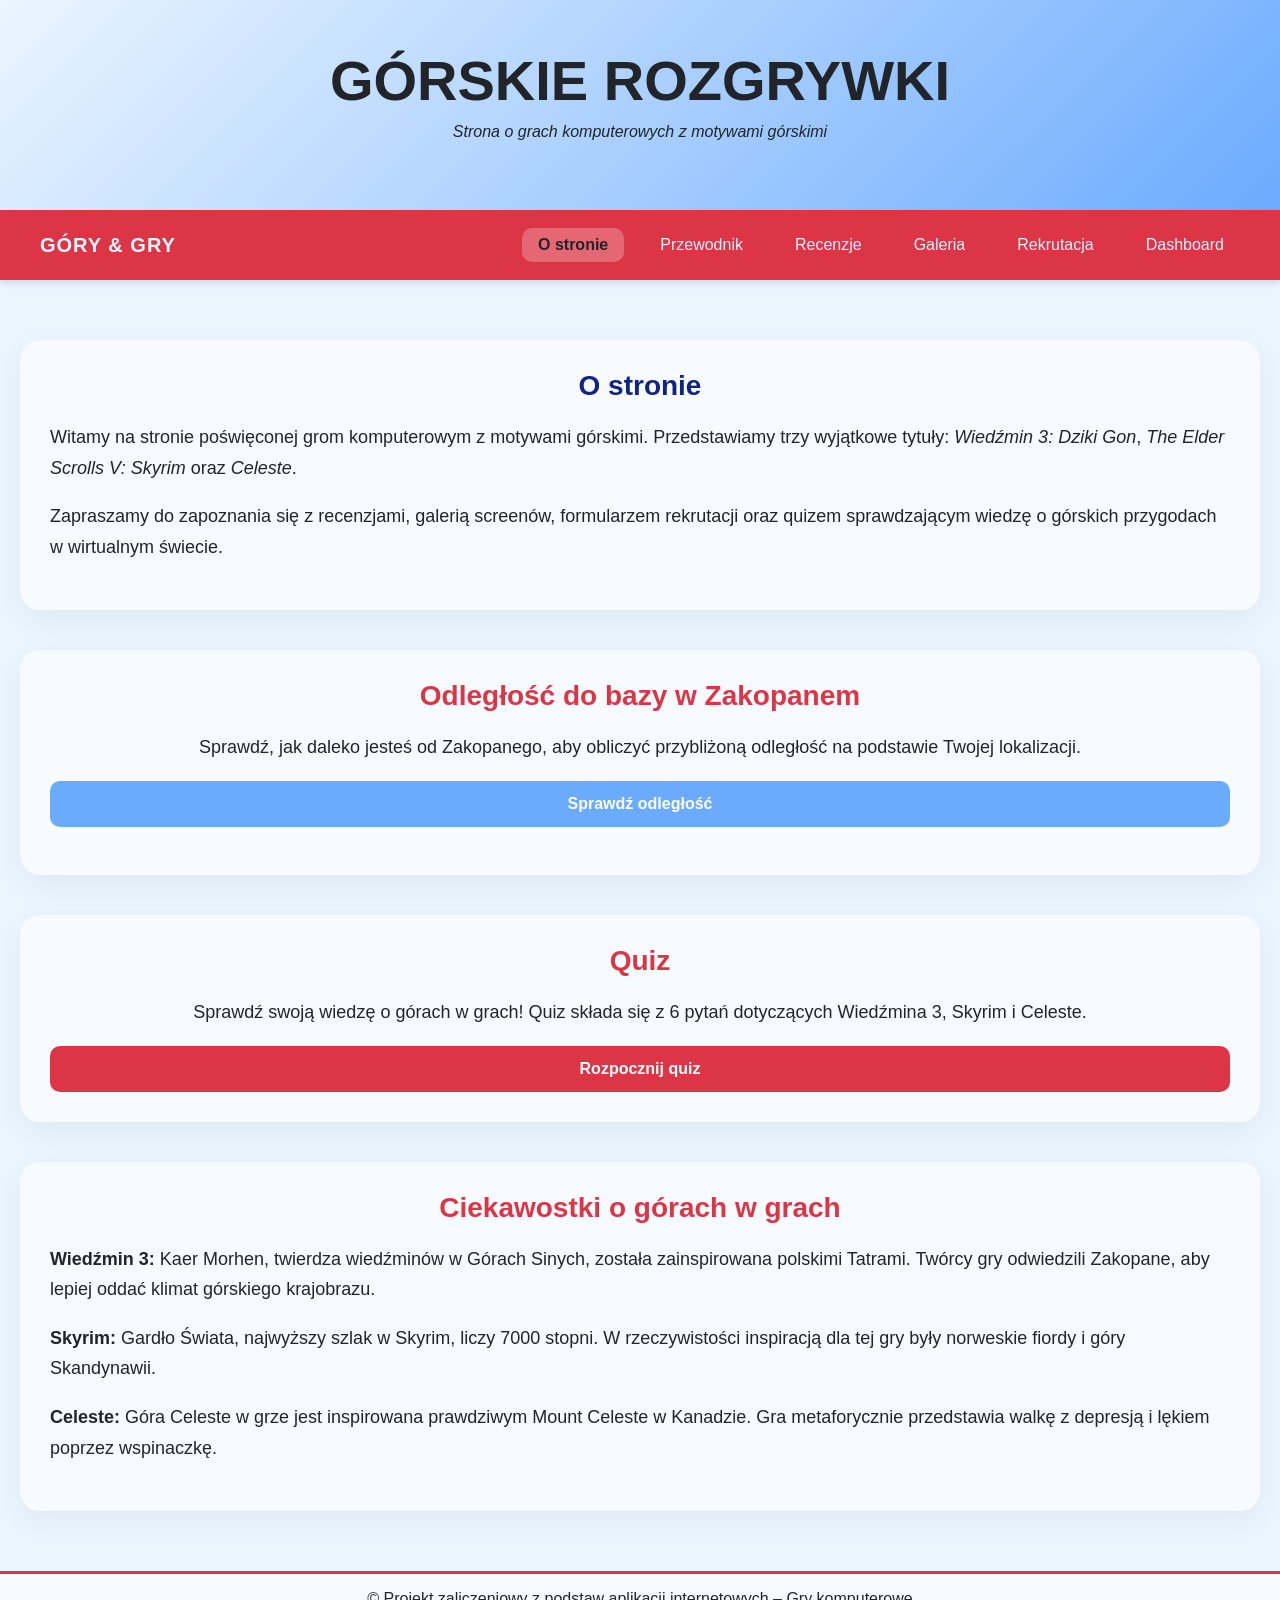
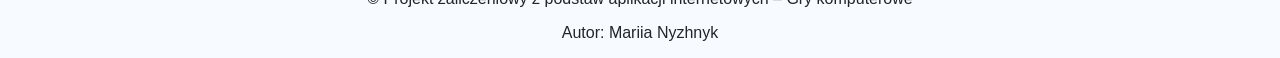
<file: SecondYear/projekt_gry_komputerowe/index.html>
﻿<!-- Mariia Nyzhnyk 104073, ocena 5-->

<!-- zLab1cz1: Struktura dokumentu HTML5 i sekcja nagłówkowa head -->
<!DOCTYPE html>
<html lang="pl">

<head>
    <meta charset="UTF-8">
    <meta name="viewport" content="width=device-width, initial-scale=1.0">
    <title>Górskie Rozgrywki - Strona Główna</title>
    <!-- zLab2: Link do pliku CSS -->
    <link rel="stylesheet" href="css/common.css">
    <link rel="stylesheet" href="css/style.css">
</head>

<body>

    <!-- zLab5: nagłówek z użyciem selektora header -->
    <header>
        <h1>Górskie Rozgrywki</h1>
        <p>Strona o grach komputerowych z motywami górskimi</p>
    </header>

    <!-- zLab5: Pasek menu nawigacyjnego -->
    <nav class="navbar">
        <!-- zLab3: Kontener logotypu w menu -->
        <div class="navbar-logo">GÓRY & GRY</div>
        <button class="navbar-toggle" id="navbarToggle" aria-label="Otwórz menu">
            <span></span><span></span><span></span>
        </button>
        <ul class="navbar-menu" id="navbarMenu">
            <li><a href="index.html" class="active">O stronie</a></li>
            <li><a href="info.html">Przewodnik</a></li>
            <li><a href="reviews.html">Recenzje</a></li>
            <li><a href="gallery.html">Galeria</a></li>
            <li><a href="rekrutacja.html">Rekrutacja</a></li>
            <li><a href="dashboard.html">Dashboard</a></li>
        </ul>
    </nav>

    <!-- zLab5: Główny kontener z sekcjami - opis strony, geolokalizacja, quiz -->
    <main>
        <!-- zLab2: Panel sekcji z opisem strony -->
        <section class="section-panel section-panel--intro">
            <h2>O stronie</h2>
            <p>
                Witamy na stronie poświęconej grom komputerowym z motywami górskimi.
                Przedstawiamy trzy wyjątkowe tytuły: <em>Wiedźmin 3: Dziki Gon</em>,
                <em>The Elder Scrolls V: Skyrim</em> oraz <em>Celeste</em>.
            </p>
            <p>
                Zapraszamy do zapoznania się z recenzjami, galerią screenów, formularzem rekrutacji
                oraz quizem sprawdzającym wiedzę o górskich przygodach w wirtualnym świecie.
            </p>
        </section>

        <!-- zLab11cz2: Sekcja geolokalizacji z przyciskiem i wynikiem -->
        <section class="section-panel section-panel--geo">
            <h2>Odległość do bazy w Zakopanem</h2>
            <p>
                Sprawdź, jak daleko jesteś od Zakopanego,
                aby obliczyć przybliżoną odległość na podstawie Twojej lokalizacji.
            </p>
            <button type="button" id="geoBtn" class="action-btn">Sprawdź odległość</button>
            <p id="geoResult" class="geo-text"></p>
        </section>

        <!-- zLab7: Kontener quizu SPA -->
        <section class="section-panel section-panel--quiz" id="quiz-container">
            <div id="start-screen">
                <h2>Quiz</h2>
                <p>
                    Sprawdź swoją wiedzę o górach w grach! Quiz składa się z 6 pytań
                    dotyczących Wiedźmina 3, Skyrim i Celeste.
                </p>
                <button type="button" id="start-btn" class="quiz-btn">Rozpocznij quiz</button>
            </div>
        </section>

        <!-- zLab2: Panel sekcji z ciekawostkami -->
        <section class="section-panel">
            <h2>Ciekawostki o górach w grach</h2>
            <p>
                <strong>Wiedźmin 3:</strong> Kaer Morhen, twierdza wiedźminów w Górach Sinych,
                została zainspirowana polskimi Tatrami. Twórcy gry odwiedzili Zakopane, aby lepiej oddać klimat
                górskiego krajobrazu.
            </p>
            <p>
                <strong>Skyrim:</strong> Gardło Świata, najwyższy szlak w Skyrim, liczy 7000 stopni.
                W rzeczywistości inspiracją dla tej gry były norweskie fiordy i góry Skandynawii.
            </p>
            <p>
                <strong>Celeste:</strong> Góra Celeste w grze jest inspirowana prawdziwym Mount Celeste
                w Kanadzie. Gra metaforycznie przedstawia walkę z depresją i lękiem poprzez wspinaczkę.
            </p>
        </section>
    </main>

    <!-- zLab5: stopka z użyciem selektora footer -->
    <footer>
        <p>&copy; Projekt zaliczeniowy z podstaw aplikacji internetowych – Gry komputerowe</p>
        <p>Autor: Mariia Nyzhnyk</p>
    </footer>

    <!-- zLab6: Dołączenie skryptów JS -->
    <script src="js/script.js"></script>
    <script src="js/geo.js"></script>
    <script src="js/quiz.js"></script>
</body>

</html>
</file>
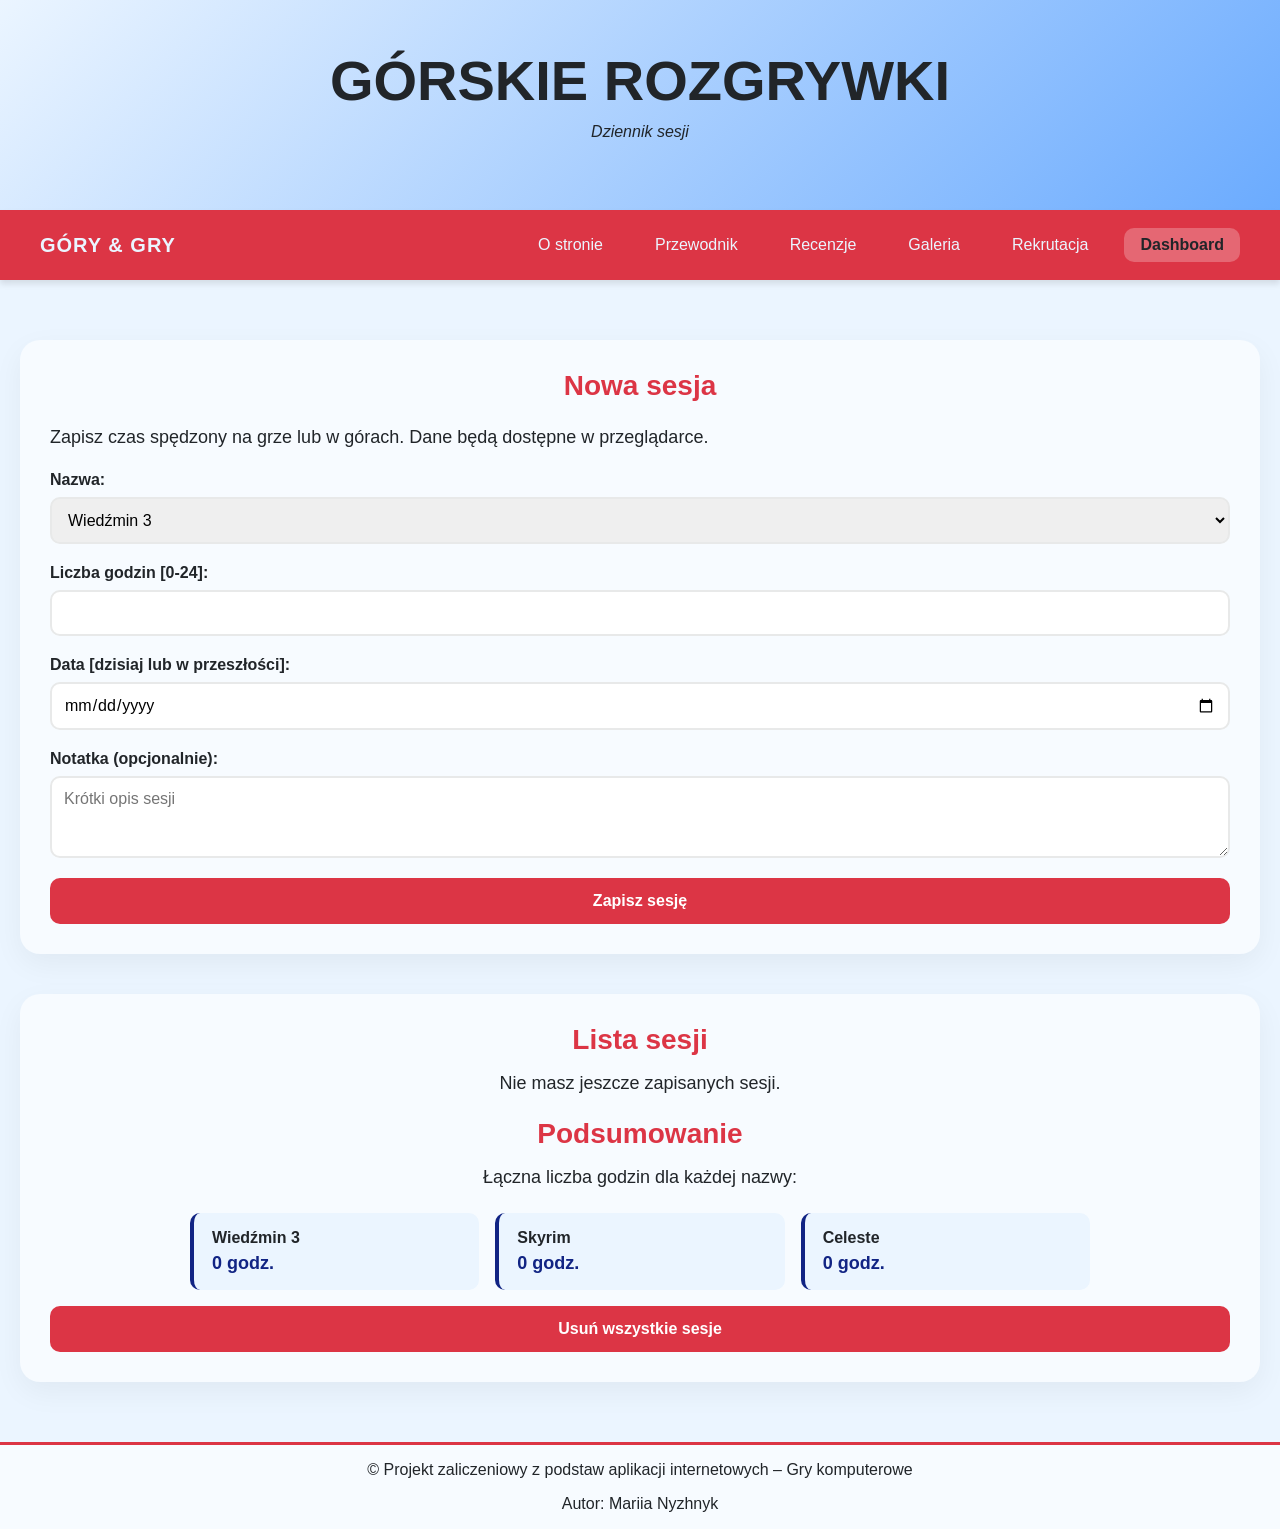
<file: SecondYear/projekt_gry_komputerowe/dashboard.html>
<!-- zLab1cz1: Struktura dokumentu HTML5 – dashboard sesji -->
<!DOCTYPE html>
<html lang="pl">

<head>
    <meta charset="UTF-8">
    <meta name="viewport" content="width=device-width, initial-scale=1.0">
    <title>Górskie Rozgrywki - Dashboard</title>
    <link rel="stylesheet" href="css/common.css">
    <link rel="stylesheet" href="css/style.css">
</head>

<body>
    <!-- zLab5: nagłówek z użyciem selektora header -->
    <header>
        <h1>Górskie Rozgrywki</h1>
        <p>Dziennik sesji</p>
    </header>

    <!-- zLab5: Pasek menu nawigacyjnego -->
    <nav class="navbar">
        <!-- zLab3: Kontener logotypu w menu -->
        <div class="navbar-logo">GÓRY & GRY</div>
        <button class="navbar-toggle" id="navbarToggle" aria-label="Otwórz menu">
            <span></span><span></span><span></span>
        </button>
        <ul class="navbar-menu" id="navbarMenu">
            <li><a href="index.html">O stronie</a></li>
            <li><a href="info.html">Przewodnik</a></li>
            <li><a href="reviews.html">Recenzje</a></li>
            <li><a href="gallery.html">Galeria</a></li>
            <li><a href="rekrutacja.html">Rekrutacja</a></li>
            <li><a href="dashboard.html" class="active">Dashboard</a></li>
        </ul>
    </nav>

    <!-- zLab5: Semantyczny główny kontener treści -->
    <main>
        <!-- zLab1cz2: Formularz dodawania sesji z polami tekstowymi, select, textarea -->
        <!-- zLab4: Typy HTML5 – number, date; atrybuty required, min, step -->
        <!-- zLab8: Walidacja po stronie klienta w js/dashboard.js -->
        <section class="section-panel">
            <h2 id="sessionFormTitle">Nowa sesja</h2>
            <p>Zapisz czas spędzony na grze lub w górach. Dane będą dostępne w przeglądarce.</p>

            <form id="sessionForm">
                <div class="form-group">
                    <label for="gameSelect">Nazwa:</label>
                    <select id="gameSelect" class="input-field">
                        <option value="Wiedźmin 3">Wiedźmin 3</option>
                        <option value="Skyrim">Skyrim</option>
                        <option value="Celeste">Celeste</option>
                        <option value="__other__">Inna gra lub rzeczywisty szlak</option>
                    </select>
                    <input id="gameOther" type="text" class="input-field mt-3 is-hidden" placeholder="Wpisz nazwę">
                </div>

                <div class="form-group">
                    <label for="hours">Liczba godzin [0-24]:</label>
                    <input id="hours" type="number" class="input-field" min="0" step="0.1" required>
                </div>

                <div class="form-group">
                    <label for="sessionDate">Data [dzisiaj lub w przeszłości]:</label>
                    <input id="sessionDate" type="date" class="input-field" required>
                </div>

                <div class="form-group">
                    <label for="notes">Notatka (opcjonalnie):</label>
                    <textarea id="notes" class="input-field" rows="3" placeholder="Krótki opis sesji"></textarea>
                </div>

                <div class="form-actions">
                    <button type="submit" id="sessionSubmitBtn" class="submit-btn">Zapisz sesję</button>
                    <button type="button" id="cancelEdit" class="action-btn is-hidden">Anuluj</button>
                </div>
            </form>
        </section>

        <!-- zLab2: Panel sekcji z tabelą sesji i podsumowaniem -->
        <section class="section-panel">
            <h2>Lista sesji</h2>
            <p id="sessionsEmpty" class="panel-note">Nie masz jeszcze zapisanych sesji.</p>

            <div class="table-responsive" id="tableWrapper">
                <table id="sessionsTable" class="table table-striped">
                    <thead>
                        <tr>
                            <th>Data</th>
                            <th>Nazwa</th>
                            <th>Godziny</th>
                            <th>Notatka</th>
                            <th>Akcje</th>
                        </tr>
                    </thead>
                    <tbody></tbody>
                </table>
            </div>

            <h2 class="subsection-title">Podsumowanie</h2>
            <p class="panel-note">Łączna liczba godzin dla każdej nazwy:</p>
            <div id="totals" class="totals-grid" aria-live="polite"></div>

            <div class="form-actions mt-3">
                <button type="button" id="clearAll" class="submit-btn">Usuń wszystkie sesje</button>
            </div>
        </section>
    </main>

    <!-- zLab5: stopka z użyciem selektora footer -->
    <footer>
        <p>&copy; Projekt zaliczeniowy z podstaw aplikacji internetowych – Gry komputerowe</p>
        <p>Autor: Mariia Nyzhnyk</p>
    </footer>

    <!-- zLab6: Dołączenie skryptów JS -->
    <script src="js/script.js"></script>
    <script src="js/dashboard.js"></script>
</body>

</html>
</file>
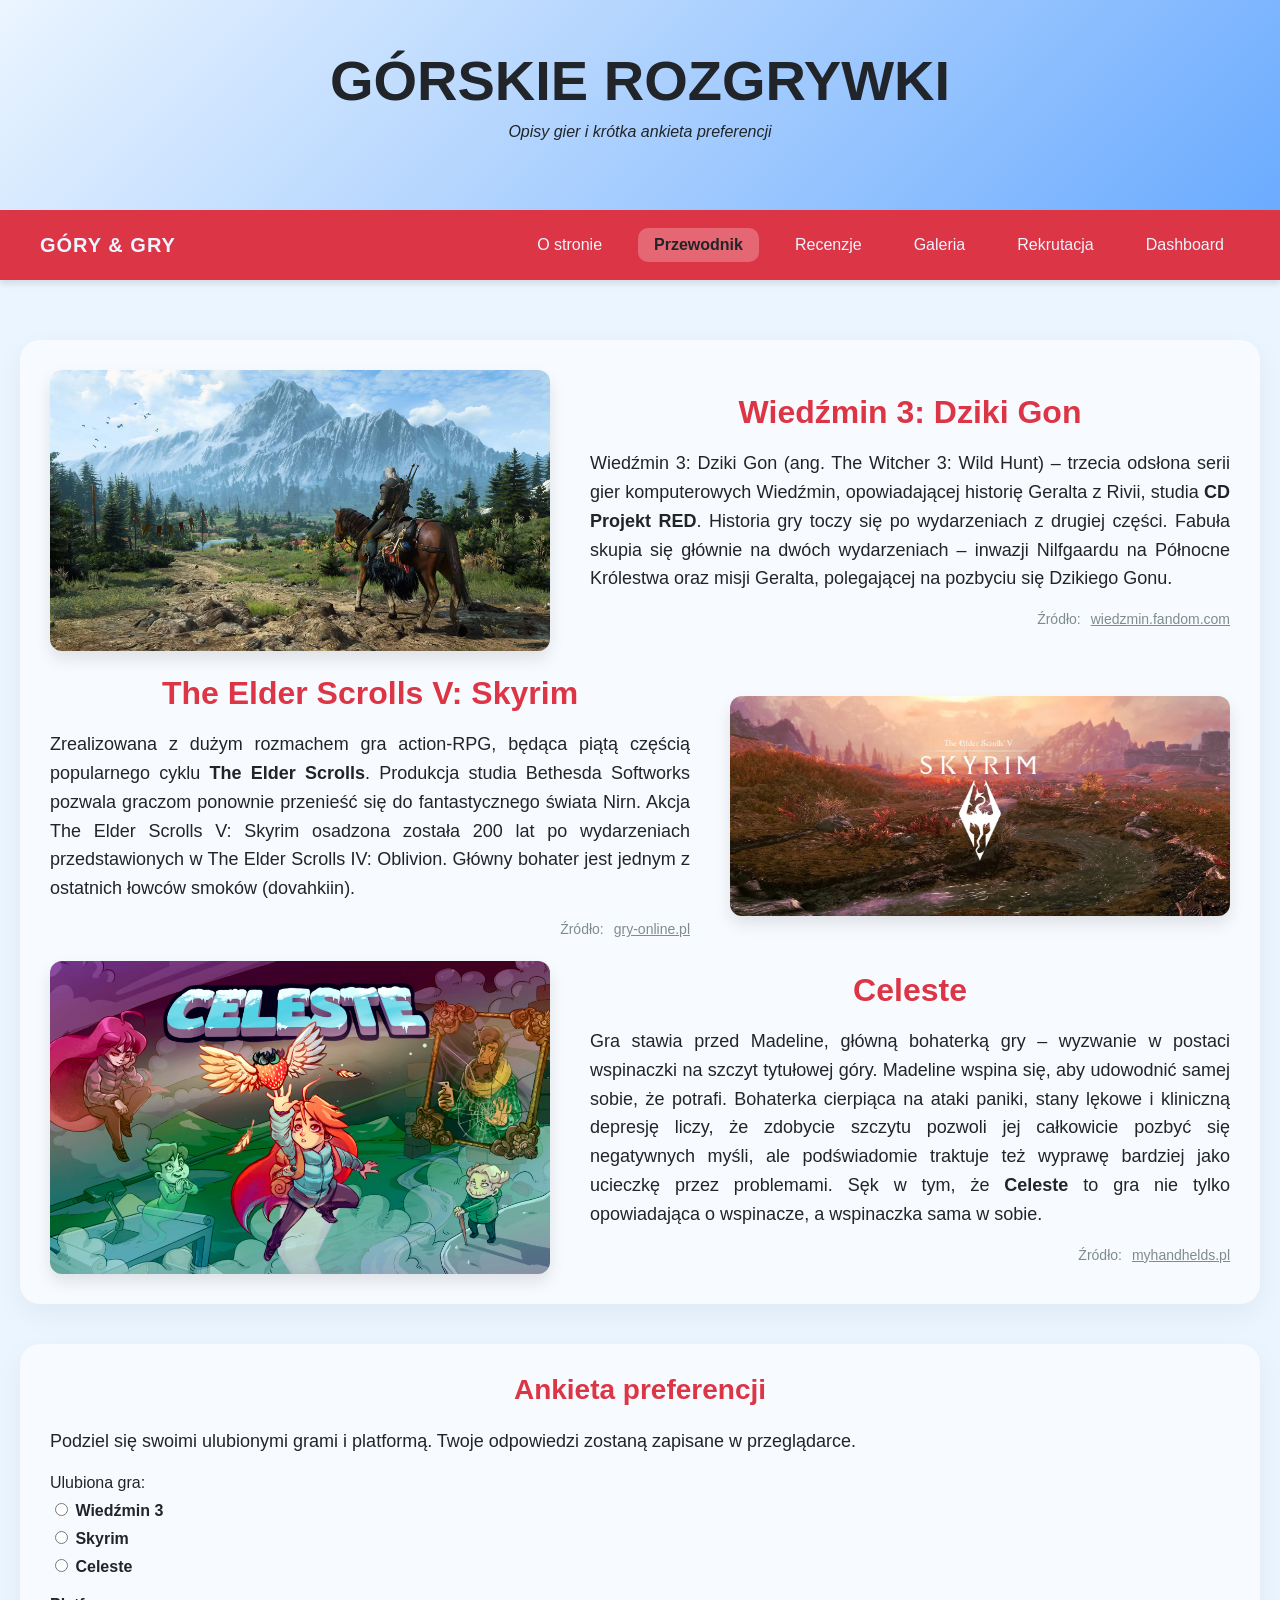
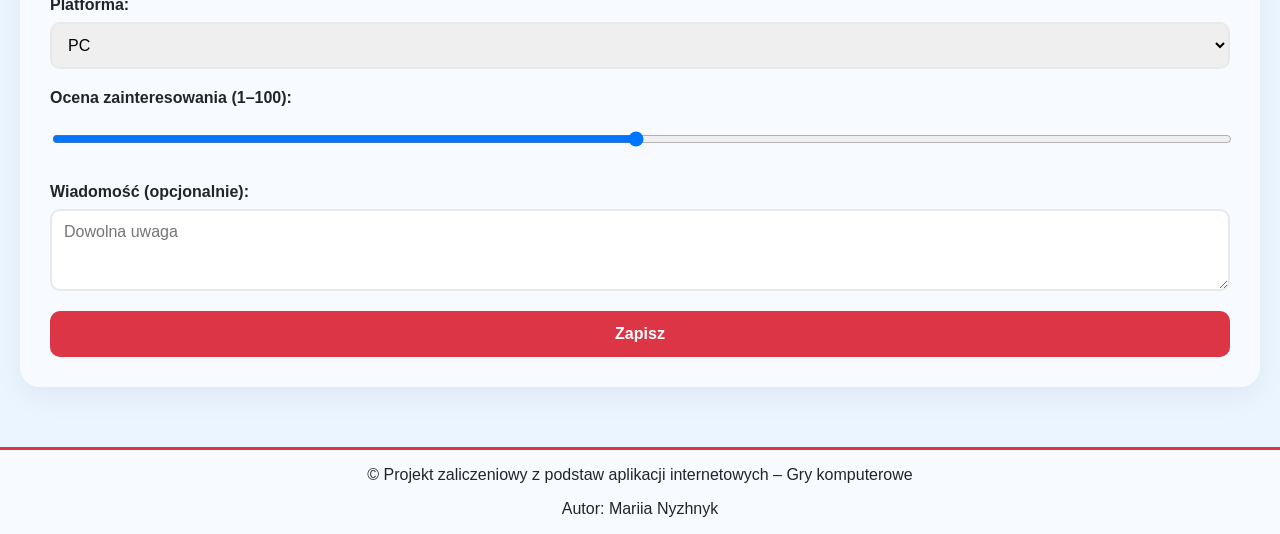
<file: SecondYear/projekt_gry_komputerowe/info.html>
<!-- zLab1cz1: Struktura dokumentu HTML5 i sekcja nagłówkowa head -->
<!DOCTYPE html>
<html lang="pl">
<head>
    <meta charset="UTF-8">
    <meta name="viewport" content="width=device-width, initial-scale=1.0">
    <title>Górskie Rozgrywki - Przewodnik</title>
    <!-- zLab2: Link do pliku CSS -->
    <link rel="stylesheet" href="css/common.css">
    <link rel="stylesheet" href="css/style.css">
</head>
<body>

    <!-- zLab5: nagłówek z użyciem selektora header -->
    <header>
        <h1>Górskie Rozgrywki</h1>
        <p>Opisy gier i krótka ankieta preferencji</p>
    </header>

    <!-- zLab5: Pasek menu nawigacyjnego -->
    <nav class="navbar">
        <!-- zLab3: Kontener logotypu w menu -->
        <div class="navbar-logo">GÓRY & GRY</div>
        <button class="navbar-toggle" id="navbarToggle" aria-label="Otwórz menu">
            <span></span><span></span><span></span>
        </button>
        <ul class="navbar-menu" id="navbarMenu">
            <li><a href="index.html">O stronie</a></li>
            <li><a href="info.html" class="active">Przewodnik</a></li>
            <li><a href="reviews.html">Recenzje</a></li>
            <li><a href="gallery.html">Galeria</a></li>
            <li><a href="rekrutacja.html">Rekrutacja</a></li>
            <li><a href="dashboard.html">Dashboard</a></li>
        </ul>
    </nav>

    <!-- zLab5: Główna kontener z sekcjami opisującymi gry -->
    <main>
        <!-- zLab3: Sekcja z opisem trzech gier – układ Flexbox -->
        <section class="section-panel section-panel--games">
            <div class="panel-item">
                <img src="img/wiedzmin1.webp" alt="Wiedźmin 3: Dziki Gon">
                <div class="panel-info">
                    <h2>Wiedźmin 3: Dziki Gon</h2>
                    <p>Wiedźmin 3: Dziki Gon (ang. The Witcher 3: Wild Hunt) – trzecia odsłona serii gier komputerowych
                        Wiedźmin, opowiadającej historię Geralta z Rivii, studia <strong>CD Projekt RED</strong>. Historia gry toczy się
                        po wydarzeniach z drugiej części. Fabuła skupia się głównie na dwóch wydarzeniach – inwazji
                        Nilfgaardu na Północne Królestwa oraz misji Geralta, polegającej na pozbyciu się Dzikiego Gonu.
                    </p>
                    <div class="panel-source">
                        <div>Źródło:</div>
                        <div>
                            <a href="https://wiedzmin.fandom.com/wiki/Wied%C5%BAmin_3:_Dziki_Gon"
                                target="_blank">wiedzmin.fandom.com</a>
                        </div>
                    </div>
                </div>
            </div>

            <div class="panel-item">
                <img src="img/skyrim1.webp" alt="The Elder Scrolls V: Skyrim">
                <div class="panel-info">
                    <h2>The Elder Scrolls V: Skyrim</h2>
                    <p>Zrealizowana z dużym rozmachem gra action-RPG, będąca piątą częścią popularnego cyklu <strong> The Elder
                        Scrolls</strong>. Produkcja studia Bethesda Softworks pozwala graczom ponownie przenieść się do
                        fantastycznego świata Nirn. Akcja The Elder Scrolls V: Skyrim osadzona została 200 lat po
                        wydarzeniach przedstawionych w The Elder Scrolls IV: Oblivion. Główny bohater jest jednym z
                        ostatnich łowców smoków (dovahkiin).</p>
                    <div class="panel-source">
                        <div>Źródło:</div>
                        <div>
                            <a href="https://www.gry-online.pl/gry/the-elder-scrolls-v-skyrim/z923d"
                                target="_blank">gry-online.pl</a>
                        </div>
                    </div>
                </div>
            </div>

            <div class="panel-item">
                <img src="img/celeste1.jpg" alt="Celeste">
                <div class="panel-info">
                    <h2>Celeste</h2>
                    <p>Gra stawia przed Madeline, główną bohaterką gry – wyzwanie w postaci wspinaczki na szczyt
                        tytułowej góry. Madeline wspina się, aby udowodnić samej sobie, że potrafi. Bohaterka cierpiąca
                        na ataki paniki, stany lękowe i kliniczną depresję liczy, że zdobycie szczytu pozwoli jej całkowicie
                        pozbyć się negatywnych myśli, ale podświadomie traktuje też wyprawę bardziej jako ucieczkę przez
                        problemami. Sęk w tym, że <strong>Celeste</strong> to gra nie tylko opowiadająca o wspinacze, a wspinaczka sama w
                        sobie.</p>
                    <div class="panel-source">
                        <div>Źródło:</div>
                        <div>
                            <a href="https://myhandhelds.pl/2020/03/09/celeste/" target="_blank">myhandhelds.pl</a>
                        </div>
                </div>
            </div>
        </section>

        <!-- zLab1cz2: Formularz ankiety preferencji -->
        <section class="section-panel">
            <h2>Ankieta preferencji</h2>
            <p>Podziel się swoimi ulubionymi grami i platformą. Twoje odpowiedzi zostaną zapisane w przeglądarce.</p>

            <form id="preferencesForm">
                <div class="form-group">
                    <span class="label-block">Ulubiona gra:</span>
                    <label><input type="radio" name="gameType" value="Wiedźmin 3" required> Wiedźmin 3</label>
                    <label><input type="radio" name="gameType" value="Skyrim"> Skyrim</label>
                    <label><input type="radio" name="gameType" value="Celeste"> Celeste</label>
                </div>

                <div class="form-group">
                    <label for="favPlatform">Platforma:</label>
                    <select id="favPlatform" class="input-field" required>
                        <option value="PC">PC</option>
                        <option value="PlayStation">PlayStation</option>
                        <option value="Xbox">Xbox</option>
                        <option value="Nintendo Switch">Nintendo Switch</option>
                    </select>
                </div>

                <div class="form-group">
                    <label for="hypeRange">Ocena zainteresowania (1–100):</label>
                    <input type="range" id="hypeRange" class="input-field" min="1" max="100" value="50">
                </div>

                <div class="form-group">
                    <label for="userMessage">Wiadomość (opcjonalnie):</label>
                    <textarea id="userMessage" class="input-field" rows="3" placeholder="Dowolna uwaga"></textarea>
                </div>

                <button type="submit" class="submit-btn">Zapisz</button>
            </form>

            <div id="surveyStatus"></div>
        </section>
    </main>

    <!-- zLab5: stopka z użyciem selektora footer -->
    <footer>
        <p>&copy; Projekt zaliczeniowy z podstaw aplikacji internetowych – Gry komputerowe</p>
        <p>Autor: Mariia Nyzhnyk</p>
    </footer>

    <!-- zLab6: Dołączenie skryptów JS -->
    <script src="js/script.js"></script>
    <script src="js/forms.js"></script>
</body>
</html>
</file>
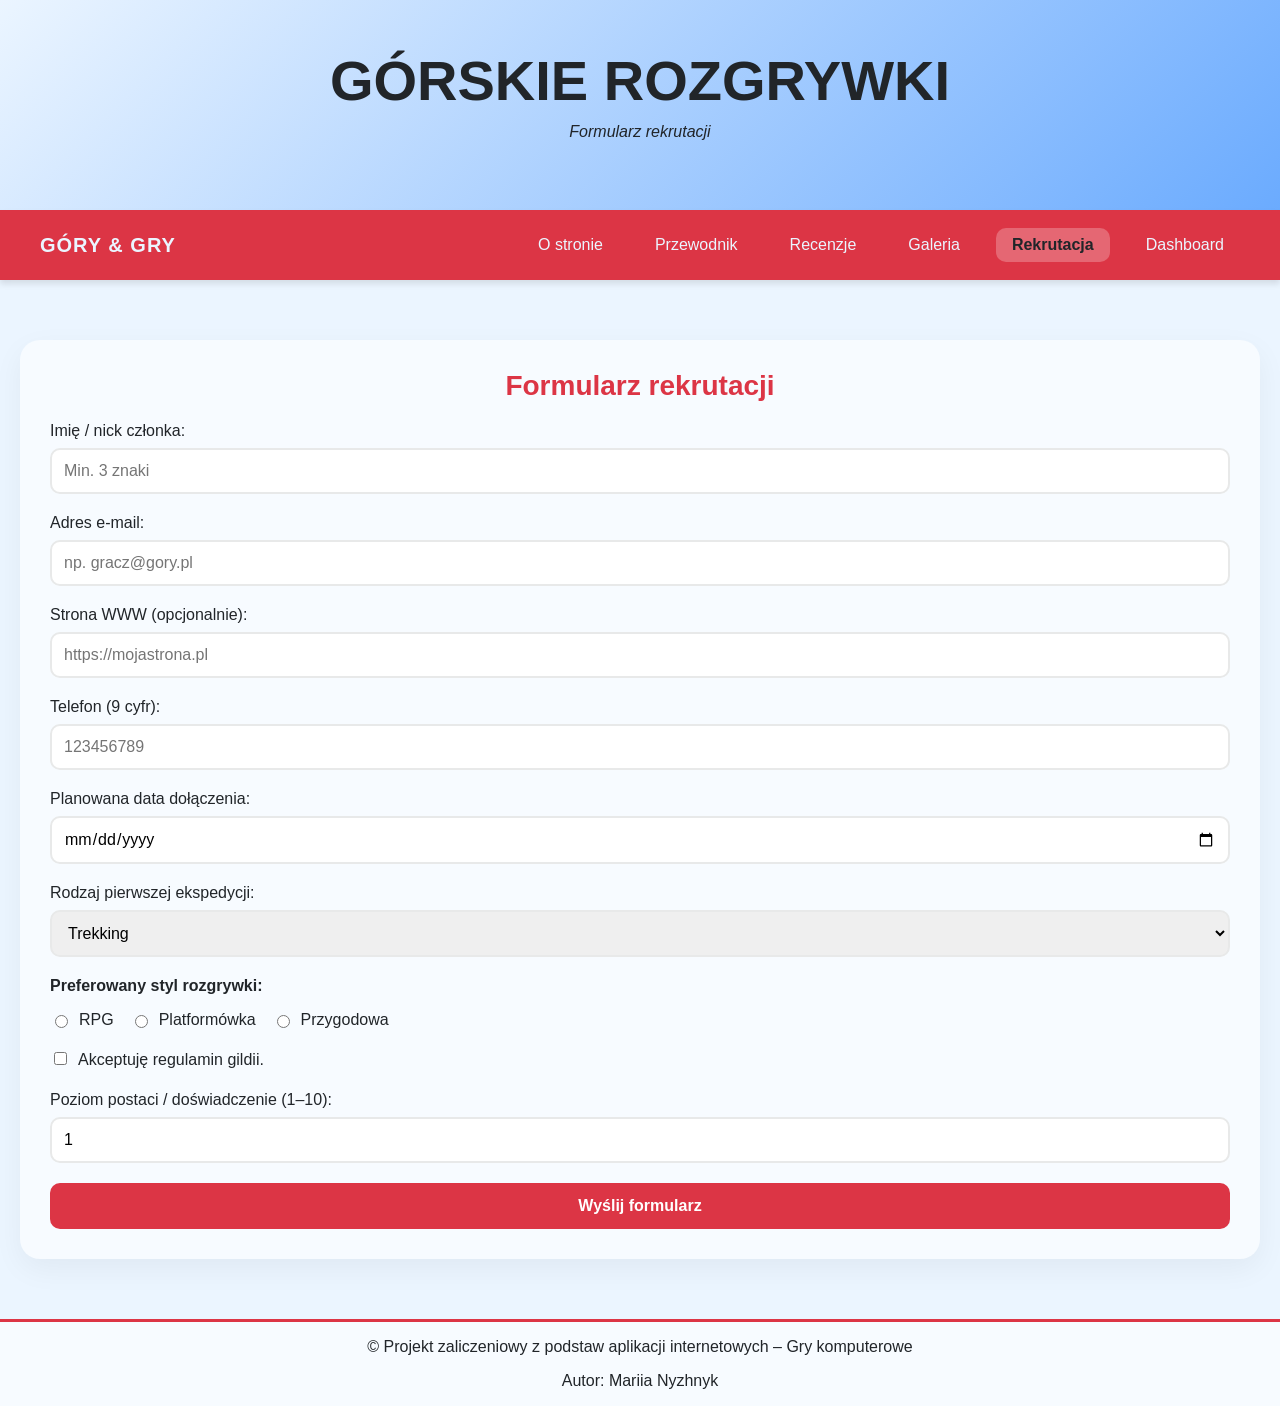
<file: SecondYear/projekt_gry_komputerowe/rekrutacja.html>
<!-- zLab1cz1: Struktura dokumentu HTML5 – ankieta rekrutacyjna do gildii -->
<!DOCTYPE html>
<html lang="pl">
<head>
    <meta charset="UTF-8">
    <meta name="viewport" content="width=device-width, initial-scale=1.0">
    <title>Górskie Rozgrywki - Rekrutacja do Gildii</title>
    <!-- zLab2: Link do pliku CSS -->
    <link rel="stylesheet" href="css/common.css">
    <link rel="stylesheet" href="css/style.css">
    <link rel="stylesheet" href="css/rekrutacja.css">
</head>
<body>

    <!-- zLab5: nagłówek z użyciem selektora header -->
    <header>
        <h1>Górskie Rozgrywki</h1>
        <p>Formularz rekrutacji</p>
    </header>

    <!-- zLab5: Pasek menu nawigacyjnego -->
    <nav class="navbar">
        <!-- zLab3: Kontener logotypu w menu -->
        <div class="navbar-logo">GÓRY & GRY</div>
        <button class="navbar-toggle" id="navbarToggle" aria-label="Otwórz menu">
            <span></span><span></span><span></span>
        </button>
        <ul class="navbar-menu" id="navbarMenu">
            <li><a href="index.html">O stronie</a></li>
            <li><a href="info.html">Przewodnik</a></li>
            <li><a href="reviews.html">Recenzje</a></li>
            <li><a href="gallery.html">Galeria</a></li>
            <li><a href="rekrutacja.html" class="active">Rekrutacja</a></li>
            <li><a href="dashboard.html">Dashboard</a></li>
        </ul>
    </nav>

    <!-- zLab5: Główna kontener z formularzem rekrutacyjnym -->
    <main>
        <div id="formView">
            <section class="section-panel">
                <h2 id="formPanelTitle">Formularz rekrutacyjny</h2>
                <!-- zLab1cz2: Formularz z polami tekstowymi, select, radio, checkbox, submit -->
                <!-- zLab4: Typy HTML5 – email, tel, date, number; atrybuty required, min, max, pattern -->
                <!-- zLab8: Walidacja po stronie klienta w js/booking.js -->
                <form id="expeditionForm" novalidate>
                    <div class="form-group">
                        <label for="userName">Imię / nick członka:</label>
                        <input type="text" id="userName" class="input-field" placeholder="Min. 3 znaki" required minlength="3">
                    </div>

                    <div class="form-group">
                        <label for="userEmail">Adres e-mail:</label>
                        <input type="email" id="userEmail" class="input-field" placeholder="np. gracz@gory.pl" required>
                    </div>

                    <div class="form-group">
                        <label for="userWebsite">Strona WWW (opcjonalnie):</label>
                        <input type="text" id="userWebsite" class="input-field" placeholder="https://mojastrona.pl">
                    </div>

                    <div class="form-group">
                        <label for="userPhone">Telefon (9 cyfr):</label>
                        <input type="tel" id="userPhone" class="input-field" placeholder="123456789" required pattern="[0-9]{9}" title="Dokładnie 9 cyfr">
                    </div>

                    <div class="form-group">
                        <label for="tripDate">Planowana data dołączenia:</label>
                        <input type="date" id="tripDate" class="input-field" required>
                    </div>

                    <div class="form-group">
                        <label for="expeditionType">Rodzaj pierwszej ekspedycji:</label>
                        <select id="expeditionType" class="input-field" required>
                            <option value="Trekking">Trekking</option>
                            <option value="RPG-Guild">Rajd w grze MMO</option>
                            <option value="Survival">Szkolenie survivalowe</option>
                        </select>
                    </div>

                    <div class="form-group">
                        <span class="label-block">Preferowany styl rozgrywki:</span>
                        <div class="radio-group">
                            <label><input type="radio" name="gameStyle" value="RPG" required> RPG</label>
                            <label><input type="radio" name="gameStyle" value="Platformowka"> Platformówka</label>
                            <label><input type="radio" name="gameStyle" value="Przygodowa"> Przygodowa</label>
                        </div>
                    </div>

                    <div class="form-group checkbox-group">
                        <label>
                            <input type="checkbox" id="termsAgree" required>
                            Akceptuję regulamin gildii.
                        </label>
                    </div>

                    <div class="form-group">
                        <label for="groupSize">Poziom postaci / doświadczenie (1–10):</label>
                        <input type="number" id="groupSize" class="input-field" min="1" max="10" value="1" required>
                    </div>

                    <div id="formError" class="error-msg"></div>
                    <button type="submit" id="submitExpeditionBtn" class="submit-btn">Wyślij formularz</button>
                </form>
            </section>
        </div>

        <!-- zLab11cz1: Widok profilu – dane z localStorage -->
        <div id="profileView" style="display: none;"></div>
    </main>

    <!-- zLab5: stopka z użyciem selektora footer -->
    <footer>
        <p>&copy; Projekt zaliczeniowy z podstaw aplikacji internetowych – Gry komputerowe</p>
        <p>Autor: Mariia Nyzhnyk</p>
    </footer>

    <!-- zLab6: Dołączenie skryptów JS -->
    <script src="js/script.js"></script>
    <script src="js/booking.js"></script>
</body>
</html>
</file>
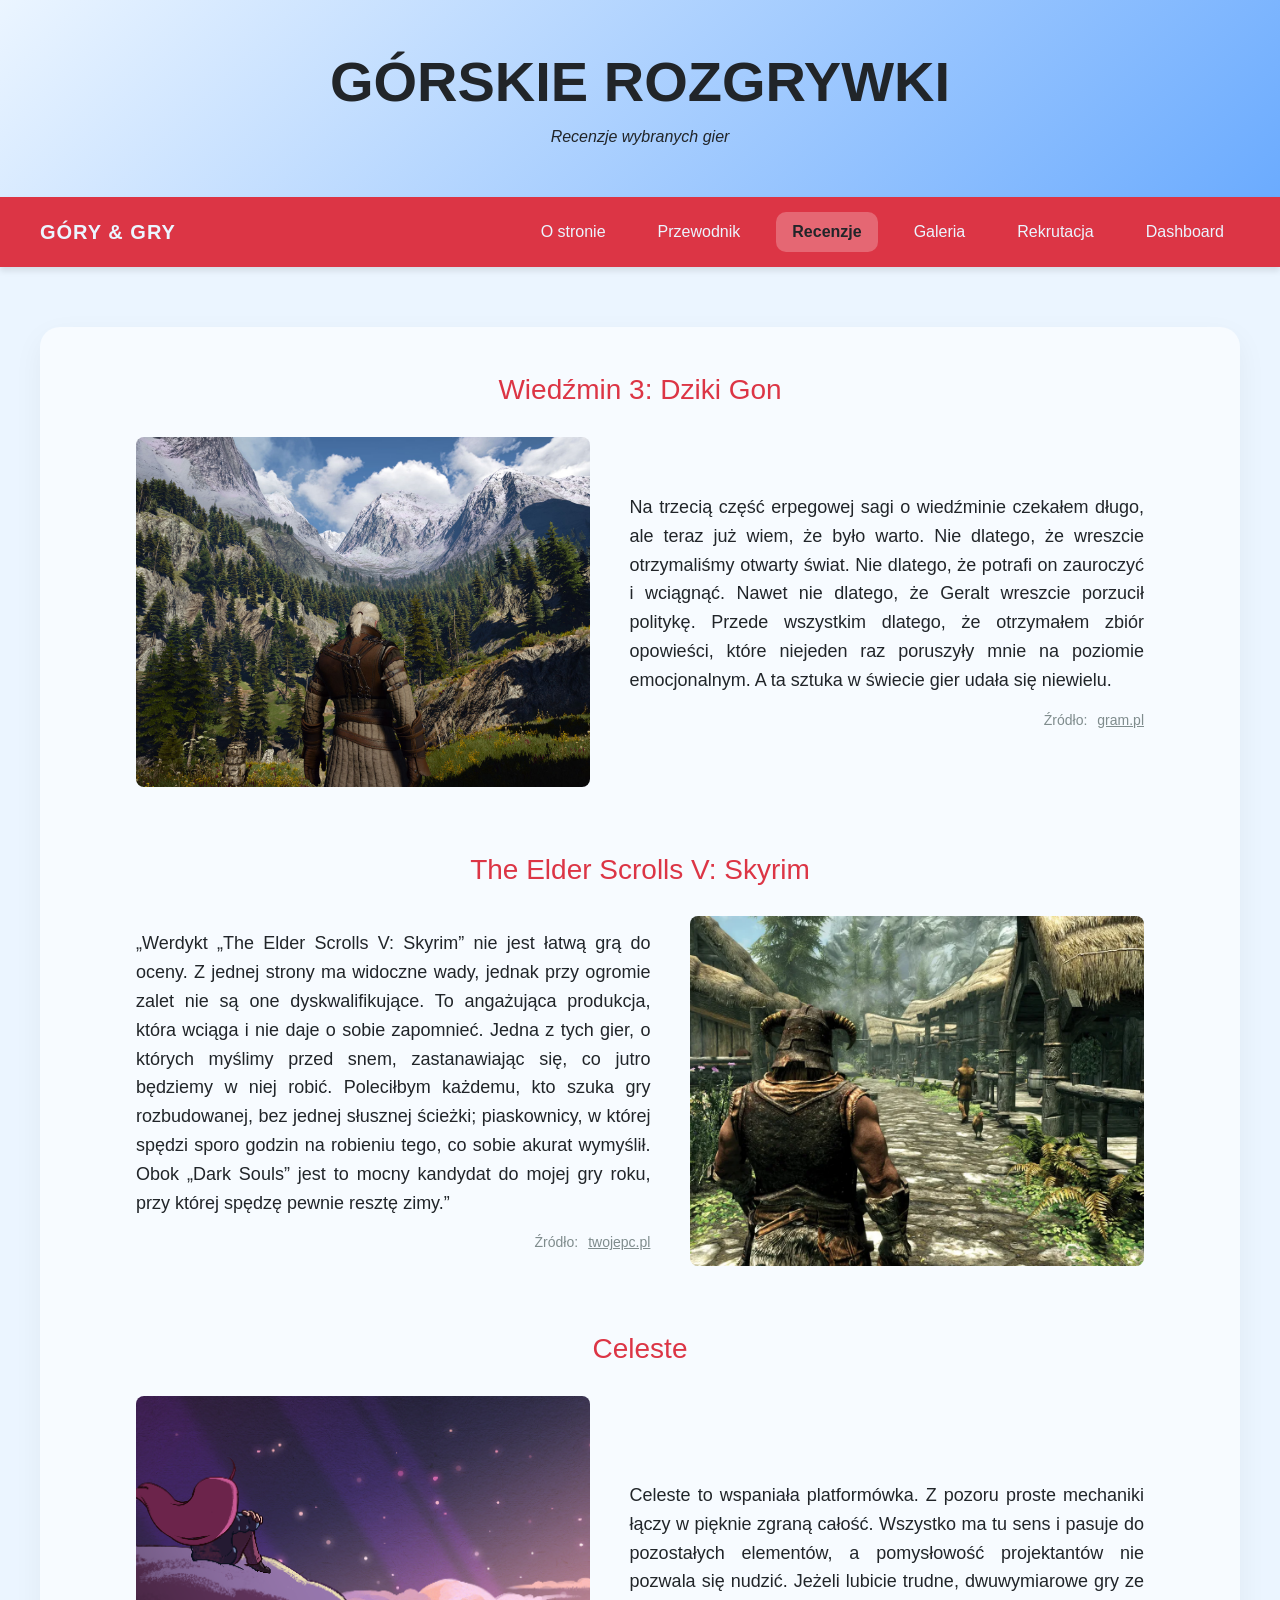
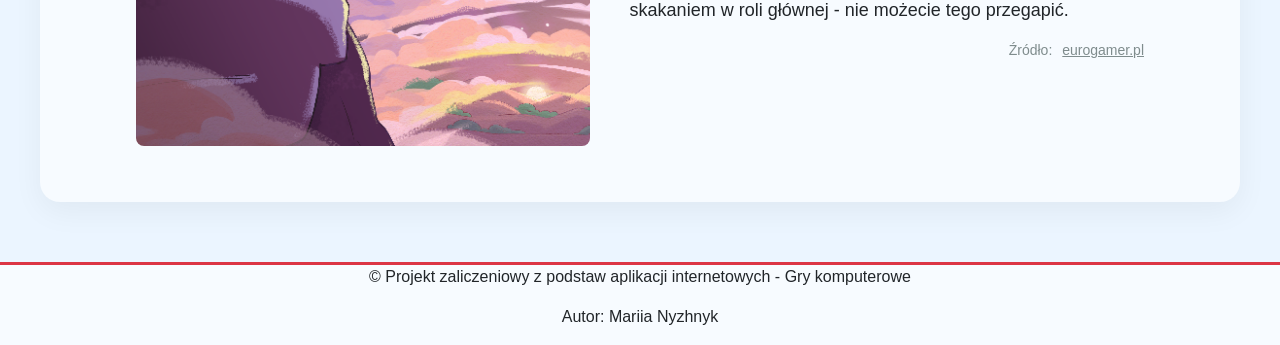
<file: SecondYear/projekt_gry_komputerowe/reviews.html>
﻿<!-- zLab1cz1: Struktura dokumentu HTML5 i sekcja nagłówkowa head -->
<!DOCTYPE html>
<html lang="pl">

<head>
    <meta charset="UTF-8">
    <meta name="viewport" content="width=device-width, initial-scale=1.0">
    <title>Górskie Rozgrywki - Recenzje</title>
    <!-- zLab2: Link do pliku CSS -->
    <link rel="stylesheet" href="css/bootstrap.min.css">
    <link rel="stylesheet" href="css/common.css">
    <link rel="stylesheet" href="css/style.css">
    <link rel="stylesheet" href="css/reviews.css">
</head>

<body>

    <!-- zLab5: nagłówek z użyciem selektora header -->
    <header>
        <h1>Górskie Rozgrywki</h1>
        <p>Recenzje wybranych gier</p>
    </header>

    <!-- zLab5: Pasek menu nawigacyjnego -->
    <nav class="navbar">
        <!-- zLab3: Kontener logotypu w menu -->
        <div class="navbar-logo">GÓRY & GRY</div>
        <button class="navbar-toggle" id="navbarToggle" aria-label="Otwórz menu">
            <span></span>
            <span></span>
            <span></span>
        </button>
        <ul class="navbar-menu" id="navbarMenu">
            <li><a href="index.html">O stronie</a></li>
            <li><a href="info.html">Przewodnik</a></li>
            <li><a href="reviews.html" class="active">Recenzje</a></li>
            <li><a href="gallery.html">Galeria</a></li>
            <li><a href="rekrutacja.html">Rekrutacja</a></li>
            <li><a href="dashboard.html">Dashboard</a></li>
        </ul>
    </nav>

    <!-- zLab5: Główny kontener na treść podstrony z recenzjami -->
    <main>
        <section class="section-panel">
            <!-- zLab10: Siatka Bootstrap – row / col / card -->
            <div class="row g-4">
            <div class="col-12">
            <div class="card review-card">
            <div class="card-body">
            <!-- zLab10: Pierwszy interaktywny kontener karuzeli (slidera) dla gry Wiedźmin 3 -->
            <div id="carouselGame1" class="carousel slide review-carousel-box" data-bs-ride="carousel">
                <h2>Wiedźmin 3: Dziki Gon</h2>
                <div class="carousel-inner">

                    <!-- zLab10: Pierwszy aktywny slajd karuzeli gier -->
                    <div class="carousel-item active">
                        <!-- zLab3: Układ elastyczny (Flexbox) dla prezentacji zdjęcia i opisu recenzji -->
                        <div class="review-slide">
                            <img src="img/wiedzmin2.jpg" alt="Wiedźmin 3 - Widok 1">
                            <div class="review-info">
                                <p>Na trzecią część erpegowej sagi o wiedźminie czekałem długo, ale teraz już wiem, że
                                    było warto. Nie dlatego, że wreszcie otrzymaliśmy otwarty świat. Nie dlatego, że
                                    potrafi on zauroczyć i wciągnąć. Nawet nie dlatego, że Geralt wreszcie porzucił
                                    politykę. Przede wszystkim dlatego, że otrzymałem zbiór opowieści, które niejeden
                                    raz poruszyły mnie na poziomie emocjonalnym. A ta sztuka w świecie gier udała się
                                    niewielu.</p>
                                <div class="panel-source">
                                    <div>Źródło:</div>
                                    <div>
                                        <a href="https://www.gram.pl/artykul/2015/05/12/wiedzmin-3-dziki-gon-recenzja.shtml"
                                            target="_blank">gram.pl</a>
                                    </div>
                                </div>
                            </div>
                        </div>
                    </div>

                    <!-- zLab10: Drugi slajd wewnątrz komponentu karuzeli -->
                    <div class="carousel-item">
                        <div class="review-slide">
                            <img src="img/wiedzmin3.jpg" alt="Wiedźmin 3 - Widok 2">
                            <div class="review-info">
                                <p>Wiedźmin 3: Dziki Gon to nie tylko gra – to doświadczenie, które każdy miłośnik RPG
                                    powinien przejść. To opowieść o rodzinie, miłości, stracie i odkupieniu. To świat, w
                                    którym łatwo się zagubić i w którym zawsze znajdziemy coś nowego do odkrycia.</p>
                                <div class="panel-source">
                                    <div>Źródło:</div>
                                    <div>
                                        <a href="https://wiemwcogram.pl/wiedzmin-3-dziki-gon-recenzja/"
                                            target="_blank">wiemwcogram.org</a>
                                    </div>
                                </div>
                            </div>
                        </div>
                    </div>

                    <!-- zLab10: Trzeci slajd komponentu karuzeli treści -->
                    <div class="carousel-item">
                        <div class="review-slide">
                            <img src="img/wiedzmin4.jpg" alt="Wiedźmin 3 - Widok 3">
                            <div class="review-info">
                                <p>Jestem pod ogromnym wrażeniem jej rozmiarów oraz rozmachu. Ciągle emocjonuję się
                                    fabułą i nie mogę oderwać od eksploracji wszystkich zakamarków zaprojektowanego
                                    świata. CD Projekt Red pokazał BioWare i innym konkurentom jak powinny wyglądać
                                    nowoczesne, rozbudowane gry cRPG oraz jak się robi misje poboczne. A przecież na tym
                                    nie koniec, bo twórcy obiecali dalszy rozwój i darmowe DLC, które będą czymś więcej
                                    niż tylko skórkami i przedmiotami. Wiedźmin 3 zjada konkurencję przemyślanym i
                                    niebanalnym systemem walki oraz fenomenalnym udźwiękowieniem. Jestem pochłonięty w
                                    całości.</p>
                                <div class="panel-source">
                                    <div>Źródło:</div>
                                    <div>
                                        <a href="https://antyweb.pl/wiedzmin-3-recenzja" target="_blank">antyweb.pl</a>
                                    </div>
                                </div>
                            </div>
                        </div>
                    </div>

                </div>

                <!-- zLab10: Przycisk nawigacji o klasy strukturalne frameworka Bootstrap -->
                <button class="review-nav carousel-control-prev prev" type="button" data-bs-target="#carouselGame1"
                    data-bs-slide="prev">
                    <span class="carousel-control-prev-icon" aria-hidden="true"></span>
                </button>
                <button class="review-nav carousel-control-next next" type="button" data-bs-target="#carouselGame1"
                    data-bs-slide="next">
                    <span class="carousel-control-next-icon" aria-hidden="true"></span>
                </button>
            </div>
            </div></div></div>

            <div class="col-12">
            <div class="card review-card">
            <div class="card-body">
            <!-- zLab10: Drugi kontener karuzeli o odwróconym układzie elementów (.reverse) dla gry Skyrim -->
            <div id="carouselGame2" class="carousel slide review-carousel-box reverse" data-bs-ride="carousel">
                <h2>The Elder Scrolls V: Skyrim</h2>
                <div class="carousel-inner">

                    <!-- zLab10: Pierwszy aktywny slajd karuzeli dla gry Skyrim -->
                    <div class="carousel-item active">
                        <div class="review-slide">
                            <img src="img/skyrim2.webp" alt="Skyrim - Widok 1">
                            <div class="review-info">
                                <p>„Werdykt „The Elder Scrolls V: Skyrim” nie jest łatwą grą do oceny. Z jednej strony
                                    ma widoczne wady, jednak przy ogromie zalet nie są one dyskwalifikujące. To
                                    angażująca produkcja, która wciąga i nie daje o sobie zapomnieć. Jedna z tych gier,
                                    o których myślimy przed snem, zastanawiając się, co jutro będziemy w niej robić.
                                    Poleciłbym każdemu, kto szuka gry rozbudowanej, bez jednej słusznej ścieżki;
                                    piaskownicy, w której spędzi sporo godzin na robieniu tego, co sobie akurat
                                    wymyślił. Obok „Dark Souls” jest to mocny kandydat do mojej gry roku, przy której
                                    spędzę pewnie resztę zimy.”</p>
                                <div class="panel-source">
                                    <div>Źródło:</div>
                                    <div>
                                        <a href="https://twojepc.pl/artykuly.php?id=recenzja_skyrim&tSid=og2qtbalamcedn456ivtaaci5o"
                                            target="_blank">twojepc.pl</a>
                                    </div>
                                </div>
                            </div>
                        </div>
                    </div>

                    <!-- zLab10: Drugi slajd karuzeli dla gry Skyrim -->
                    <div class="carousel-item">
                        <div class="review-slide">
                            <img src="img/skyrim3.webp" alt="Skyrim - Widok 2">
                            <div class="review-info">
                                <p>„Jednak patrząc obiektywnie na The Elder Scrolls V: Skyrim, łatwo jest stwierdzić, że
                                    z pewnością nie jest to gra idealna. Przynajmniej do kilku rzeczy, można się
                                    przyczepić. Wielu zapewne jako wadę, wytknie choćby znacząco uproszczony system
                                    rozwoju postaci czy też wspomniane już błędy. Oceniając jednak ten tytuł pod kątem
                                    grywalności i tego w jakim stopniu dajemy się pochłonąć wirtualnej rzeczywistości,
                                    bez wahania można wystawić tej grze maksymalną ocenę. Bez wątpienia, pewne jest
                                    jedno, obok The Elder Scrolls V: Skyrim nie da się przejść obojętnie, bez względu na
                                    to czy jest się fanem gier RPG czy nie.”</p>
                                <div class="panel-source">
                                    <div>Źródło:</div>
                                    <div>
                                        <a href="https://www.gry-online.pl/gry/the-elder-scrolls-v-skyrim/z923d"
                                            target="_blank">gry-online.pl</a>
                                    </div>
                                </div>
                            </div>
                        </div>
                    </div>

                    <!-- zLab10: Trzeci slajd karuzeli dla gry Skyrim -->
                    <div class="carousel-item">
                        <div class="review-slide">
                            <img src="img/skyrim4.webp" alt="Skyrim - Widok 3">
                            <div class="review-info">
                                <p>„Skyrim to z pewnością jedna z najlepszych gier RPG, w jakie grałem. Ogrom i
                                    różnorodność świata w niej przedstawionego zachwyca, rozwój postaci jest dobrze
                                    obmyślany, walki sporo lepsze niż w poprzednich częściach, Mimo wielu plusów gra ma
                                    też swoje wady, np. zbytnią konsolowość, średnią fabułę, błędy i to, że przy
                                    najnowszych produkcjach graficznie wypada średnio.”</p>
                                <div class="panel-source">
                                    <div>Źródło:</div>
                                    <div>
                                        <a href="https://www.filmweb.pl/reviews/recenzja-gry-The+Elder+Scrolls+V%3A+Skyrim-13136"
                                            target="_blank">filmweb.pl</a>
                                    </div>
                                </div>
                            </div>
                        </div>
                    </div>

                </div>
                <!-- zLab10: Przycisk nawigacji o klasy strukturalne frameworka Bootstrap -->
                <button class="review-nav carousel-control-prev prev" type="button" data-bs-target="#carouselGame2"
                    data-bs-slide="prev">
                    <span class="carousel-control-prev-icon" aria-hidden="true"></span>
                </button>
                <button class="review-nav carousel-control-next next" type="button" data-bs-target="#carouselGame2"
                    data-bs-slide="next">
                    <span class="carousel-control-next-icon" aria-hidden="true"></span>
                </button>
            </div>
            </div></div></div>

            <div class="col-12">
            <div class="card review-card">
            <div class="card-body">
            <!-- zLab10: Trzeci kontener interaktywnej karuzeli dla platformówki Celeste -->
            <div id="carouselGame3" class="carousel slide review-carousel-box" data-bs-ride="carousel">
                <h2>Celeste</h2>
                <div class="carousel-inner">

                    <!-- zLab10: Pierwszy aktywny slajd karuzeli Celeste -->
                    <div class="carousel-item active">
                        <div class="review-slide">
                            <img src="img/celeste2.png" alt="Celeste - Widok 1">
                            <div class="review-info">
                                <p>Celeste to wspaniała platformówka. Z pozoru proste mechaniki łączy w pięknie zgraną całość. Wszystko ma tu sens i pasuje do pozostałych elementów, a pomysłowość projektantów nie pozwala się nudzić. Jeżeli lubicie trudne, dwuwymiarowe gry ze skakaniem w roli głównej - nie możecie tego przegapić.</p>
                                <div class="panel-source">
                                    <div>Źródło:</div>
                                    <div>
                                        <a href="https://www.eurogamer.pl/celeste-recenzja" target="_blank">eurogamer.pl</a>
                                    </div>
                                </div>
                            </div>
                        </div>
                    </div>

                    <!-- zLab10: Drugi slajd karuzeli Celeste -->
                    <div class="carousel-item">
                        <div class="review-slide">
                            <img src="img/celeste3.png" alt="Celeste - Widok 2">
                            <div class="review-info">
                                <p> Świetnie się bawiłem w Celeste i z przyjemnością odkrywałem jej sekrety, wśród których znajdzie, chociażby pierwowzór gry, stworzony w trakcie game-jamu. Bardzo mocno polecam grę Extremely OK Games. Nawet jeśli nie przepadacie z wyzwaniem lub nie leży wam gatunek. Twórcy umieścili w grze opcje Assist Mode, dzięki którym możecie zmodyfikować rozgrywkę pod wasze upodobania. Choć wszystkiego zmienić się nie da, to bez konsekwencji na pucharkach, czy wydarzeniach w historii, możecie dostosować wyzwanie ku waszemu upodobaniu. Design na tym nie straci. Historia również. Grafika, czy muzyka nie utracą ani grama uroku. A wy zyskacie niebagatelne wspomnienia.</p>
                                <div class="panel-source">
                                    <div>Źródło:</div>
                                    <div>
                                        <a href="https://raczejkonsolowo.com/2025/04/18/recenzja-celeste-ps4/" target="_blank">raczejkonsolowo.com</a>
                                    </div>
                                </div>
                            </div>
                        </div>
                    </div>

                    <!-- zLab10: Trzeci slajd karuzeli Celeste -->
                    <div class="carousel-item">
                        <div class="review-slide">
                            <img src="img/celeste4.png" alt="Celeste - Widok 3">
                            <div class="review-info">
                                <p>Główna fabuła zajmie wam od pięciu do ośmiu godzin w zależności od tego, jak często będziecie mieli ochotę na zbaczanie z głównej ścieżki w poszukiwaniu znajdziek. Po zobaczeniu napisów końcowych i znalezieniu specjalnej kasety w każdym z poziomów będziecie mogli podjąć się piekielnie trudnych „wersji-B” poziomów, odblokowany zostaje dodatkowy ósmy rozdział, następnie rozdział dziewiąty dodany po premierze, potem niedorzecznie trudne „wersje-C”… w skrócie, jeśli planujecie zebrać wszystko, zarezerwujcie dla Celeste co najmniej kilkadziesiąt godzin. A zarezerwować je warto, bo to nie tylko świetnie zaprojektowana i wymagająca platformówka, ale też przeurocza opowieść o radzeniu sobie z depresją, z którą utożsamić może się jednak prawie każdy. Wszyscy bowiem mają swoje Celeste.</p>
                                <div class="panel-source">
                                    <div>Źródła:</div>
                                    <div>
                                        <a href="https://myhandhelds.pl/2020/03/09/celeste/" target="_blank">polygon.commyhandhelds.pl</a>
                                    </div>
                                </div>
                            </div>
                        </div>
                    </div>

                </div>
                <button class="review-nav carousel-control-prev prev" type="button" data-bs-target="#carouselGame3"
                    data-bs-slide="prev">
                    <span class="carousel-control-prev-icon" aria-hidden="true"></span>
                </button>
                <button class="review-nav carousel-control-next next" type="button" data-bs-target="#carouselGame3"
                    data-bs-slide="next">
                    <span class="carousel-control-next-icon" aria-hidden="true"></span>
                </button>
            </div>
            </div></div></div>
            </div>
        </section>
    </main>

    <!-- zLab5: stopka z użyciem selektora footer -->
    <footer>
        <p>&copy; Projekt zaliczeniowy z podstaw aplikacji internetowych - Gry komputerowe</p>
        <p>Autor: Mariia Nyzhnyk</p>
    </footer>

    <!-- zLab10/zLab6: Dołączenie skryptów JS frameworka Bootstrap oraz logiki menu mobilnego (DOM) -->
    <script src="js/bootstrap.bundle.min.js"></script>
    <script src="js/script.js"></script>
</body>

</html>
</file>
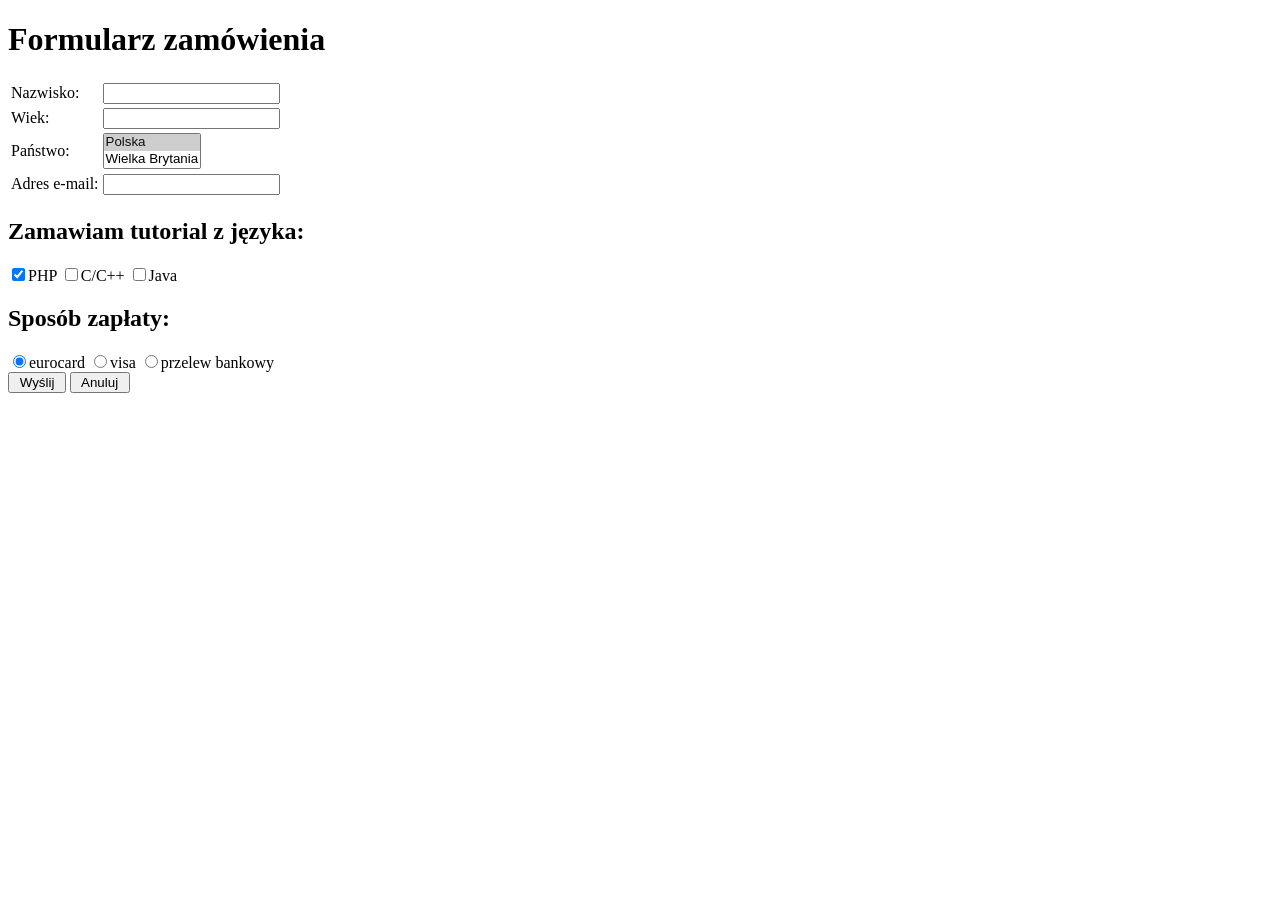
<file: ThirdYear/AplikacjeInternetowe/lab2/formularz.html>
<!DOCTYPE html>
<html lang="pl">

<head>
    <title>Formularz zamówienia</title>
    <meta charset="UTF-8">
    <meta name="viewport" content="width=device-width, initial-scale=1.0">
</head>

<body>
    <div>
        <h1>Formularz zamówienia</h1>
        <form method="get" action="odbierz.php">
            <table>
                <tr>
                    <td>Nazwisko: </td>
                    <td><input name="nazw"> </td>
                </tr>
                <tr>
                    <td>Wiek:</td>
                    <td><input name="wiek"></td>
                </tr>
                <tr>
                    <td>Państwo:</td>
                    <td><select name="kraj" size="2">
                            <option selected>Polska</option>
                            <option>Wielka Brytania</option>
                            <option>Niemcy</option>
                            <option value="fr">Francja</option>
                            <option value="gr">Grecja</option>
                        </select>
                    </td>
                </tr>
                <tr>
                    <td>Adres e-mail: </td>
                    <td><input name="email"></td>
                </tr>
            </table>

            <h2>Zamawiam tutorial z języka:</h2>
            <p> <input name="jezyki[]" value="PHP" type="checkbox" checked>PHP
                <input name="jezyki[]" value="CPP" type="checkbox">C/C++
                <input name="jezyki[]" value="Java" type="checkbox">Java
            </p>
            <h2>Sposób zapłaty:</h2>
            <p><input name="zaplata" type="radio" value="euro" checked>eurocard
                <input name="zaplata" type="radio" value="visa">visa
                <input name="zaplata" type="radio" value="przelew">przelew bankowy
                <br>
                <input type="submit" value=" Wyślij ">
                <input type="reset" value=" Anuluj ">
            </p>
        </form>
    </div>

</body>

</html>
</file>
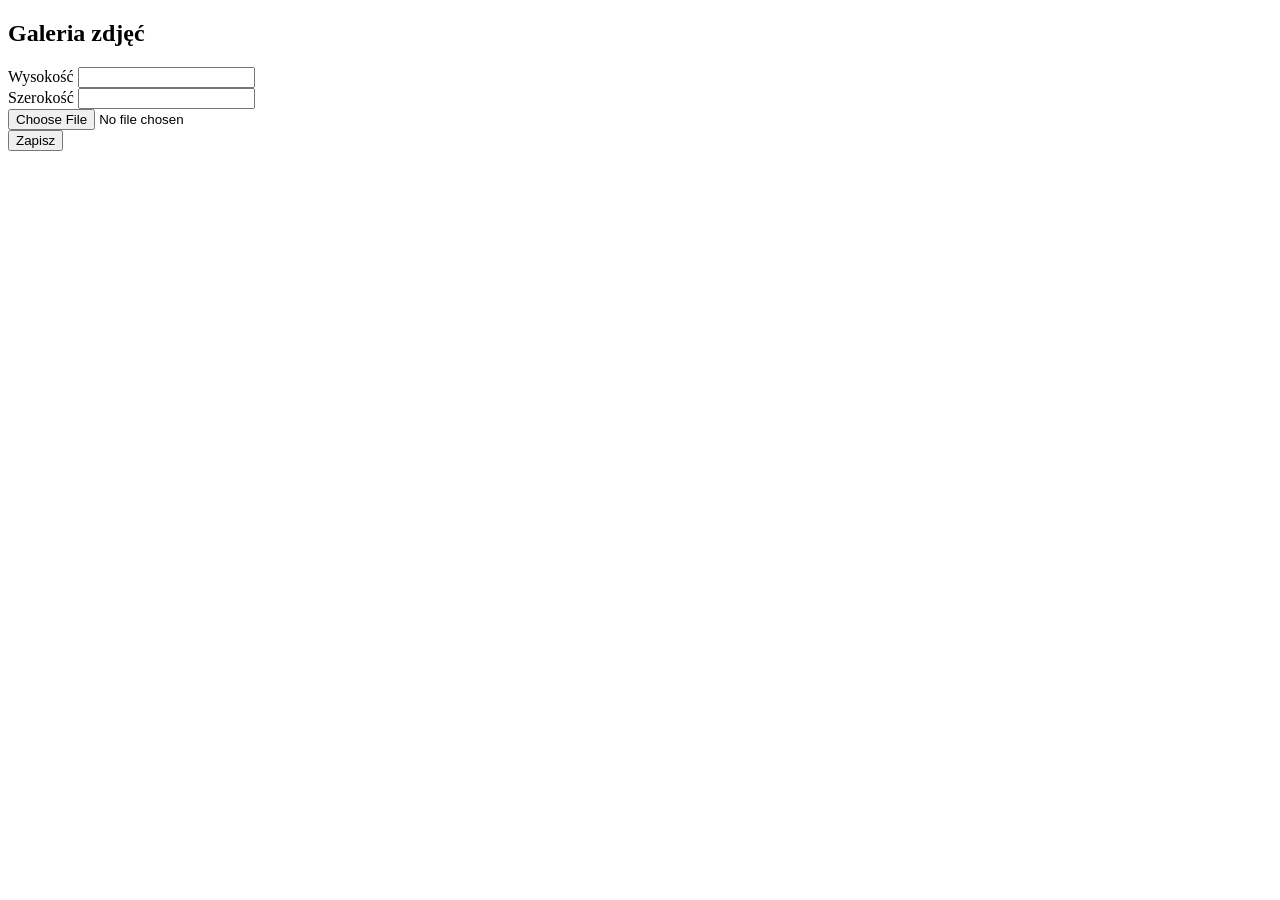
<file: ThirdYear/AplikacjeInternetowe/lab3/task4/zdjecia.html>
<!DOCTYPE html>
<html lang="pl">

<head>
    <meta charset="UTF-8">
    <title>Galeria zdjęć</title>
</head>

<body>
    <h2>Galeria zdjęć</h2>
    <form method="post" action="zdjecia.php" enctype="multipart/form-data">
        <p>
            <label>Wysokość <input type="number" name="wys"></label><br>
            <label>Szerokość <input type="number" name="szer"></label><br>
            <input type="file" name="zdjecie"><br>
            <input type="submit" name="zapisz" value="Zapisz">
        </p>
    </form>
</body>

</html>
</file>
<file: SecondYear/projekt_gry_komputerowe/css/common.css>
﻿

/* zLab2: wspólne style ogólne dla całego projektu, włącznie z nawigacją i układem strony */
:root {
    --red: #dc3545;
    --light-red: #e56773;

    --light: #ebf5ff;
    --white: #f7fbff;

    --mid-grey: #e8e9e9;
    --grey: #7f8c8d;
    --black: #212529;

    --light-blue: #6babfe;
    --blue: #112484;
    --dark-blue: #06062C;

    --content-max-width: 1200px;
}

/* zLab2: Stylizacja body z Flexbox dla układu kolumnowego */
body {
    background-color: var(--light);
    color: var(--black);
    font-family: 'Segoe UI', Arial, sans-serif;
    margin: 0;
    display: flex;
    flex-direction: column;
}

/* zLab2: Stylizacja nagłówka z gradientem i cieniem */
header {
    background: linear-gradient(135deg, var(--light) 0%, var(--light-blue) 100%);
    box-shadow: 0 10px 24px rgba(0, 0, 0, 0.1);
    text-align: center;
    padding: 48px;
    min-height: 114px;
}

/* zLab2: Stylizacja tytułu nagłówka */
header h1 {
    text-transform: uppercase;
    font-weight: bold;
    font-size: 56px;
    margin: 0 0 10px 0;
    word-wrap: break-word;
    min-height: 0px;
}

/* zLab2: Stylizacja podtytułu nagłówka */
header p {
    font-style: italic;
    margin: 0;
}

/* zLab2: Reset box-sizing dla nawigacji */
.navbar,
.navbar * {
    margin: 0;
    box-sizing: border-box;
}

/* zLab2: Stylizacja nawigacji z Flexbox */
.navbar {
    background-color: var(--red);
    display: flex;
    justify-content: space-between;
    align-items: center;
    padding: 15px 40px;
    box-shadow: 0 4px 6px rgba(0, 0, 0, 0.1);
    color: var(--light);
    position: relative;
    min-height: 70px;
}

/* zLab2: Minimalna wysokość kontenera głównego */
main{
    min-height: calc(100vh - 350px);
    padding: 20px;
}

/* zLab2: Stylizacja logo nawigacji */
.navbar-logo {
    font-weight: 800;
    font-size: 20px;
    letter-spacing: 1px;
}

/* zLab2: Układ Flexbox dla menu nawigacji */
.navbar-menu {
    display: flex;
    list-style: none;
    align-items: center;
    gap: 20px;
}

/* zLab2: Stylizacja linków menu */
.navbar-menu a {
    color: inherit;
    text-decoration: none;
    font-size: 16px;
    padding: 8px 16px;
    display: block;
}

/* zLab2: Efekt hover na linkach menu */
.navbar-menu a:hover {
    opacity: 0.5;
}

/* zLab2: Stylizacja aktywnego linku menu */
.navbar-menu a.active {
    background-color: var(--light-red);
    color: var(--black);
    border-radius: 10px;
    font-weight: 600;
}

/* zLab5: Przycisk toggle menu mobilnego (domyślnie ukryty) */
.navbar-toggle {
    display: none;
    flex-direction: column;
    justify-content: space-between;
    width: 26px;
    height: 22px;
    background: transparent;
    border: none;
    cursor: pointer;
    padding: 0;
}

/* zLab5: Stylizacja linii przycisku toggle */
.navbar-toggle span {
    width: 100%;
    height: 3px;
    background-color: var(--light);
    border-radius: 2px;
    transition: all 0.3s ease;
}

/* zLab5: Animacja pierwszej linii przy otwartym menu */
.navbar-toggle.open span:nth-child(1) {
    transform: translateY(9.5px) rotate(45deg);
}

/* zLab5: Ukrycie drugiej linii przy otwartym menu */
.navbar-toggle.open span:nth-child(2) {
    opacity: 0;
}

/* zLab5: Animacja trzeciej linii przy otwartym menu */
.navbar-toggle.open span:nth-child(3) {
    transform: translateY(-9.5px) rotate(-45deg);
}

/* zLab5: Stylizacja stopki */
footer {
    background-color: var(--white);
    border-top: 3px solid var(--red);
    text-align: center;
    margin: 0;
    min-height: 70px;
}

/* zLab5: Media Queries dla RWD – adaptacja nawigacji do urządzeń mobilnych */
@media screen and (max-width: 850px) {
    .navbar {
        padding: 15px 25px;
    }

    header h1 {
        font-size: 32px;
    }

    header {
        padding: 30px 15px;
    }

    .navbar-toggle {
        display: flex;
    }

    .navbar-menu {
        display: none;
        flex-direction: column;
        position: absolute;
        top: 100%;
        left: 0;
        width: 100%;
        background-color: var(--red);
        padding: 15px 0;
        gap: 10px;
        box-shadow: 0 10px 15px rgba(0, 0, 0, 0.15);
        z-index: 999;
    }

    .navbar-menu li {
        width: 100%;
        text-align: center;
    }

    .navbar-menu a {
        padding: 12px 0;
        width: 85%;
        margin: 0 auto;
    }

    .navbar-menu.active {
        display: flex;
    }

}
</file>
<file: SecondYear/projekt_gry_komputerowe/css/style.css>
/* zLab2: Box model i tło głównych paneli sekcji strony */
.section-panel {
    max-width: var(--content-max-width);
    margin: 40px auto;
    padding: 30px;
    border-radius: 20px;
    background-color: var(--white);
    box-shadow: 0 10px 30px rgba(0, 0, 0, 0.05);
}

/* zLab2: Wyśrodkowanie i marginesy nagłówków H2 w panelach */
.section-panel h2 {
    text-align: center;
    color: var(--red);
    margin-top: 0;
    font-size: 28px;
    margin-bottom: 20px;
}

/* zLab2: Interlinia oraz kolorystyka akapitów tekstowych */
.section-panel p {
    line-height: 1.7;
    color: var(--black);
    font-size: 18px;
}

/* zLab2: Kolor wyróżniający dla nagłówka sekcji powitalnej intro */
.section-panel--intro {
    max-width: var(--content-max-width);
}

.section-panel--intro h2 {
    color: var(--blue);
}

/* zLab2: Centrowanie tekstu wewnątrz bloku */
.section-panel--geo,
.section-panel--quiz {
    text-align: center;
}

/* zLab3: Układ elastyczny pionowy dla kontenera z listą gier */
.section-panel--games {
    display: flex;
    flex-direction: column;
    gap: 24px;
}

/* zLab3: Pozycjonowanie Flexbox dla równego wiersza z opisem gry */
.panel-item {
    display: flex;
    align-items: center;
    gap: 40px;
}

/* zLab3: Odwrócenie kierunku Flexbox dla co drugiego elementu listy gier */
.panel-item:nth-child(even) {
    flex-direction: row-reverse;
}

/* zLab2: Wymiary oraz elastyczne skalowanie szerokości obrazków w kartach */
.panel-item img {
    width: 45%;
    max-width: 500px;
    height: auto;
}

/* zLab2: Domyślny styl renderowania grafiki, zaokrąglenia i cienie */
.gallery-card img,
.panel-item img,
.gallery-modal-content img {
    object-fit: cover;
    border-radius: 12px;
    box-shadow: 0 8px 16px rgba(0, 0, 0, 0.1);
    display: block;
}

/* zLab3: Elastyczne dopasowanie i rozciąganie bloku z tekstem opisowym */
.panel-info {
    flex: 1;
}

/* zLab2: Stylizacja, rozmiar czcionki i marginesy nagłówka karty gry */
.panel-info h2 {
    color: var(--red);
    font-size: 32px;
    margin-bottom: 15px;
    text-align: center;
}

/* zLab2: Obustronne wyrównanie (justowanie) długich bloków tekstu */
.panel-info p {
    font-size: 18px;
    line-height: 1.6;
    color: var(--black);
    text-align: justify;
}

/* zLab3: Pozycjonowanie elementu źródła informacji do prawej strony */
.panel-source {
    display: flex;
    justify-content: right;
    gap: 10px;
    margin-top: 15px;
    font-size: 14px;
    color: var(--grey);
}

/* zLab2: Dziedziczenie koloru tekstu dla odnośników w sekcji źródła */
.panel-source a {
    color: inherit;
}

/* zLab2: Efekt hover zmieniający kolor linku źródłowego na czerwony */
.panel-source:hover {
    color: var(--red);
}

/* zLab2: Model pudełkowy, obramowanie i dopełnienie uniwersalnych pól tekstowych */
.input-field {
    padding: 12px;
    border: 2px solid var(--mid-grey);
    border-radius: 10px;
    font-size: 16px;
    font-family: inherit;
    width: 100%;
    box-sizing: border-box;
}

/* zLab3: Układ kolumnowy Flexbox wiążący etykietę z polem tekstowym */
.form-group {
    display: flex;
    flex-direction: column;
    gap: 8px;
    margin-bottom: 20px;
}

/* zLab2: Pogrubienie czcionki dla etykiet pól formularza */
.form-group label {
    font-weight: 600;
    color: var(--black);
}

/* zLab2: Dopełnienie wewnętrzne i zaokrąglenie podstawowych kontrolek formularza */
/* zLab2: Aktywne podświetlenie ramki wybranego pola na niebiesko */
.form-group .input-field:focus,
.form-group textarea:focus {
    border-color: var(--blue);
    outline: none;
}

/* zLab4: Stylizacja pola textarea z możliwością zmiany rozmiaru */
.form-group textarea {
    resize: vertical;
    min-height: 80px;
}

/* zLab2: Wygląd podstawowy dla przycisków zatwierdzania i akcji */
.submit-btn,
.action-btn,
.quiz-btn {
    background-color: var(--red);
    color: #ffffff;
    border: none;
    padding: 14px 28px;
    font-size: 16px;
    font-weight: 600;
    border-radius: 10px;
    cursor: pointer;
    width: 100%;
    transition: opacity 0.2s;
}

/* zLab2: Nadpisanie tła przycisku akcji na kolor niebieski */
.action-btn {
    background-color: var(--light-blue);
}

/* zLab2: Płynne zmniejszenie nieprzezroczystości przycisków w stanie najechana */
.submit-btn:hover,
.action-btn:hover,
.quiz-btn:hover {
    opacity: 0.9;
}

/* zLab2: Blok ostrzegawczy o błędach walidacji ukryty domyślnie */
.error-msg {
    color: var(--red);
    background-color: #fce8e6;
    padding: 12px;
    border-radius: 10px;
    font-weight: 600;
    margin-bottom: 20px;
    display: none;
}

/* zLab2: Górny odstęp dla bloku informacyjnego geolokalizacji */
.geo-text {
    margin-top: 15px;
    line-height: 1.5;
}

/* zLab2: Formatowanie, kolor i wielkość liter licznika pytań quizu */
.quiz-progress {
    font-size: 14px;
    color: var(--grey);
    text-transform: uppercase;
    letter-spacing: 1px;
    margin-bottom: 10px;
}

/* zLab2: Owalna plakietka z nazwą gry przypisanej do pytania */
.quiz-badge {
    display: inline-block;
    background-color: var(--light);
    color: var(--blue);
    padding: 6px 16px;
    border-radius: 50px;
    font-weight: 600;
    font-size: 14px;
    margin-bottom: 20px;
}

/* zLab3: Kolumnowe ułożenie kafelków z odpowiedziami przy użyciu Flexbox */
.quiz-answers {
    display: flex;
    flex-direction: column;
    gap: 15px;
}

/* zLab2: Wygląd domyślny przycisków opcji odpowiedzi w quizie */
.answer-btn {
    background-color: var(--light);
    border: 2px solid var(--mid-grey);
    border-radius: 12px;
    padding: 16px 20px;
    font-size: 16px;
    color: var(--black);
    cursor: pointer;
    text-align: left;
    font-weight: 500;
    transition: all 0.2s ease;
}

/* zLab2: Wizualne uniesienie przycisku i podświetlenie obwódki na hover */
.answer-btn:hover {
    border-color: var(--blue);
    transform: translateY(-2px);
}

/* zLab2: Marginesy tekstu podsumowującego i zdobytej rangi */
.score-text,
.rank-text {
    font-size: 20px;
    margin-top: 15px;
}

.rank-text {
    margin-bottom: 20px;
}

/* zLab2: Wyróżnienie nazwy uzyskanej rangi kolorem i wagą czcionki */
.rank-highlight {
    color: var(--red);
    font-weight: 700;
}

/* zLab3: Kontener zapewniający przewijanie poziome tabel na smartfonach */
.table-responsive {
    overflow-x: auto;
    margin: 20px 0 20px 0;
}

/* zLab2: Klasyczny margines górny dla elementów pomocniczych */
.mt-3 {
    margin-top: 1rem;
}

/* zLab1cz2: Układ Flexbox dla przycisków akcji formularza */
.form-actions {
    display: flex;
    flex-direction: column;
    gap: 12px;
}

/* zLab1cz2: Układ Flexbox dla przycisków akcji w tabeli */
.table-actions {
    display: flex;
    justify-content: center;
    flex-wrap: wrap;
    gap: 8px;
}

/* zLab1cz2: Stylizacja przycisków akcji w tabeli */
.table-btn {
    width: auto;
    padding: 8px 14px;
    font-size: 14px;
}

/* zLab7: Klasa pomocnicza do ukrywania elementów SPA */
.is-hidden {
    display: none !important;
}

/* zLab2: Krótki opis pod nagłówkiem sekcji (jak na innych podstronach) */
.panel-note {
    text-align: center;
    color: var(--grey);
    margin: -8px 0 20px;
}

/* zLab2: Stylizacja nagłówków podsekcji */
.subsection-title {
    text-align: center;
    color: var(--red);
    font-size: 24px;
    margin: 32px 0 12px;
}

/* zLab3: Podsumowanie na dashboardzie – prosta siatka kart */
.totals-grid {
    display: grid;
    grid-template-columns: repeat(3, 1fr);
    gap: 16px;
    margin-top: 12px;
    justify-content: center;
    max-width: 900px;
    margin-left: auto;
    margin-right: auto;
}

/* zLab3: Stylizacja karty podsumowania w siatce */
.summary-card {
    padding: 16px 18px;
    background-color: var(--light);
    border-radius: 10px;
    border-left: 4px solid var(--blue);
}

/* zLab3: Stylizacja nazwy w karcie podsumowania */
.summary-card--name {
    display: block;
    font-weight: 600;
    color: var(--black);
    margin-bottom: 6px;
}

/* zLab3: Stylizacja liczby godzin w karcie podsumowania */
.summary-card--hours {
    display: block;
    font-size: 18px;
    font-weight: 700;
    color: var(--blue);
}

/* zLab3: Rozciąganie notatki na wszystkie kolumny siatki */
.totals-grid .panel-note {
    grid-column: 1 / -1;
    margin: 0;
}

/* zLab12: Podgląd zapisanej ankiety preferencji */
.survey-result {
    margin-top: 24px;
    padding: 20px;
    background-color: var(--light);
    border-radius: 12px;
    border-left: 4px solid var(--blue);
}

/* zLab12: Stylizacja nagłówka wyniku ankiety */
.survey-result h3 {
    margin-top: 0;
    color: var(--blue);
}

/* zLab12: Stylizacja daty zapisania ankiety */
.survey-date {
    font-size: 14px;
    color: var(--grey);
}

/* zLab7: Układ Flexbox dla przycisków akcji profilu SPA */
.profile-actions {
    display: flex;
    flex-direction: column;
    gap: 12px;
    margin-top: 24px;
}

/* zLab2: Strukturalne połączenie krawędzi i szerokość tabeli danych */
.table {
    width: 100%;
    border-collapse: collapse;
    margin-top: 20px;
}

/* zLab2: Dopełnienie pól i obramowanie komórek tabeli */
.table th,
.table td {
    padding: 14px 18px;
    border: 1px solid var(--mid-grey);
    text-align: center;
}

/* zLab2: Niebieski kolor wypełnienia i biały tekst nagłówka tabeli */
.table thead th {
    background-color: var(--blue);
    color: #ffffff;
}

/* zLab2: Styl pasiasty - nadanie szarego tła parzystym wierszom tabeli */
.table-striped tbody tr:nth-child(even) {
    background-color: #f8f9fa;
}

/* zLab2: Subtelne podświetlenie tła wiersza po najechaniu myszką */
.table tbody tr:hover {
    background-color: #f2f4f8;
}

/* zLab5: Reguły Media Queries adaptujące layout wielokolumnowy do urządzeń mobilnych RWD */
@media screen and (max-width: 850px) {
    .panel-item,
    .panel-item:nth-child(even) {
        flex-direction: column;
        gap: 20px;
    }

    .panel-item img {
        width: 100%;
    }

    .answer-btn,
    .submit-btn,
    .action-btn,
    .quiz-btn {
        padding: 14px 20px;
    }

    .totals-grid {
        grid-template-columns: repeat(2, 1fr);
        max-width: 100%;
    }
}

/* zLab5: Media Queries dla bardzo małych ekranów */
@media screen and (max-width: 480px) {
    .totals-grid {
        grid-template-columns: 1fr;
    }
}
</file>
<file: SecondYear/projekt_gry_komputerowe/css/rekrutacja.css>
/* zLab3: Układ pól radio i checkbox w formularzu rekrutacyjnym */
.radio-group {
    display: flex;
    flex-wrap: wrap;
    gap: 16px;
}

.radio-group label,
.form-group > label {
    display: flex;
    align-items: center;
    gap: 8px;
    font-weight: normal;
    cursor: pointer;
}

.label-block {
    display: block;
    font-weight: 600;
    margin-bottom: 8px;
}

.checkbox-group label {
    align-items: flex-start;
    line-height: 1.4;
}

/* zLab2: Widoczny komunikat walidacji (nadpisanie display:none z style.css) */
#formError.error-msg:not(:empty) {
    display: block;
}

/* zLab5: Media Query dla urządzeń mobilnych */
@media screen and (max-width: 768px) {
    .radio-group {
        flex-direction: column;
    }
}
</file>
<file: SecondYear/projekt_gry_komputerowe/css/reviews.css>
﻿/* zLab6: Styl recenzji i karuzeli z opisami gier oraz nawigacją między slajdami */

/* zLab10: Pozycjonowanie relatywne oraz boczny margines bezpieczeństwa dla strzałek karuzeli */
.review-carousel-box {
    width: 100%;
    position: relative;
    padding-left: 50px;
    padding-right: 50px;
    box-sizing: border-box;
}

.review-carousel-box h2 {
    text-align: center;
    color: var(--red);
    margin-bottom: 20px;
    font-size: 28px;
}

/* zLab3: Układ elastyczny poziomy (Flexbox) wyrównujący grafikę i treść recenzji gier */
.review-slide {
    display: flex;
    align-items: center;
    gap: 40px;
    padding: 10px 0; 
}

/* zLab3: Odwrócenie kierunku kolumn Flexbox w slajdach posiadających klasę modyfikującą .reverse */
.review-carousel-box.reverse .review-slide {
    flex-direction: row-reverse;
}

/* zLab2: Proporcje, szerokość i stała wysokość obrazów umieszczonych w slajdach recenzji na desktopie */
.review-slide img {
    width: 45%;
    max-width: 500px;
    height: 350px; 
    object-fit: cover;
    border-radius: 8px;
}

/* zLab2: Elastyczne rozciąganie kontenera z tekstem opisu recenzji */
.review-info {
    flex: 1;
}

/* zLab2: Justowanie, interlinia oraz rozmiar czcionki akapitów tekstowych w recenzji */
.review-info p {
    font-size: 18px;
    line-height: 1.6;
    color: var(--black);
    text-align: justify;
    margin: 0 0 15px 0;
}

/* zLab10: Usunięcie tła karuzeli i ukrycie strzałek nawigacyjnych Bootstrap */
.carousel {
    background-color: transparent;
    border: none;
}

.carousel-inner {
    border: none;
}

.carousel-item {
    border: none;
}

.card {
    border: none;
    background-color: transparent;
}

.carousel-control-prev,
.carousel-control-next {
    display: none;
}

/* zLab5: Reguły Media Queries dla responsywnego dostosowania układu i rozmiarów elementów w sekcji recenzji */
@media screen and (max-width: 992px) {
    .review-slide {
        gap: 25px;
    }
    
    .review-slide img {
        height: 300px;
    }
    
    .review-info p {
        font-size: 16px;
    }
}

@media screen and (max-width: 850px) {
    /* Zmniejszamy boczne dopełnienie kontenera, aby dopasować panel do węższych ekranów */
    .review-carousel-box {
        padding-left: 40px;
        padding-right: 40px;
    }

    /* Przełączamy układ Flexbox z poziomego na pionowy (zdjęcie nad tekstem) */
    .review-slide,
    .review-carousel-box.reverse .review-slide {
        flex-direction: column;
        align-items: center;
        gap: 20px;
        text-align: center;
    }

    /* Rozciągamy obrazek na pełną szerokość i pozwalamy wysokości dopasować się automatycznie */
    .review-slide img {
        width: 100%;
        max-width: 100%;
        height: auto;
        max-height: 350px;
    }

    .review-info p {
        text-align: justify;
    }
}

@media screen and (max-width: 480px) {
    .review-carousel-box {
        padding-left: 10px;
        padding-right: 10px;
        margin-bottom: 70px;
    }

    .review-slide img {
        width: 100%;
        max-width: 100%;
        height: auto;
        max-height: 300px;
    }

    .review-info p {
        font-size: 15px;
        line-height: 1.5;
    }

    .review-carousel-box h2 {
        font-size: 22px;
    }
}
</file>
